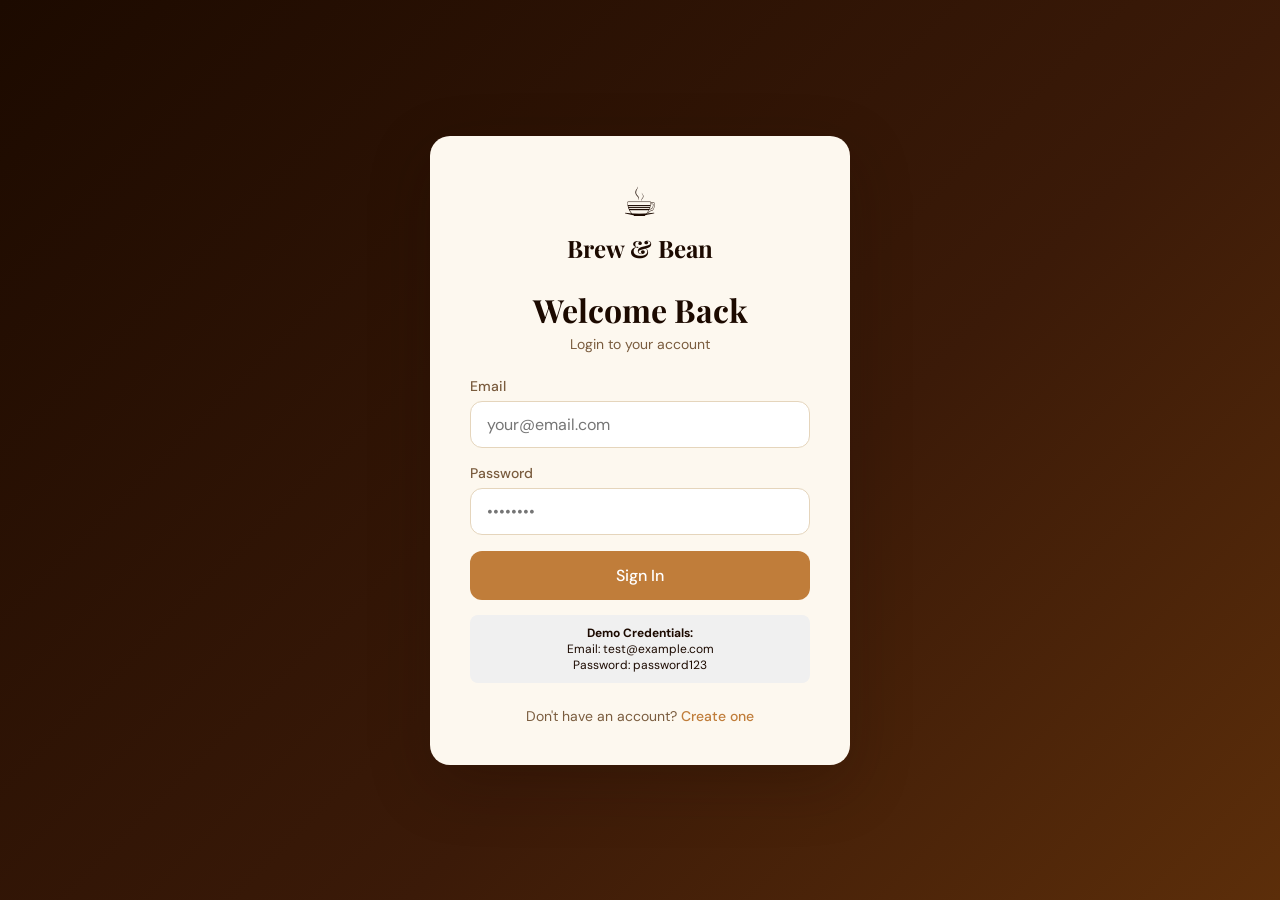
<file: app/index.html>
<!DOCTYPE html>
<html lang="en">
<head>
    <meta charset="UTF-8">
    <meta name="viewport" content="width=device-width, initial-scale=1.0">
    <title>Login — Brew & Bean</title>
    <link rel="stylesheet" href="style.css">
    <link href="https://fonts.googleapis.com/css2?family=Playfair+Display:wght@400;600;700&family=DM+Sans:wght@300;400;500&display=swap" rel="stylesheet">
    <style>
        /* Additional styles for demo */
        .demo-credentials {
            background: #f0f0f0;
            padding: 10px;
            border-radius: 8px;
            margin-top: 15px;
            font-size: 12px;
            text-align: center;
        }
    </style>
</head>
<body class="auth-page">
    <div class="auth-wrapper">
        <div class="auth-card page-enter">
            <div class="auth-logo">
                <span class="logo-icon">☕</span>
                <h1 class="logo-text">Brew & Bean</h1>
            </div>
            <h2 class="auth-title">Welcome Back</h2>
            <p class="auth-subtitle">Login to your account</p>

            <form method="POST" action="dashboard.html" class="auth-form" novalidate>
                <div class="form-group">
                    <label for="email">Email</label>
                    <input type="email" id="email" name="email" placeholder="your@email.com" required>
                </div>
                <div class="form-group">
                    <label for="password">Password</label>
                    <input type="password" id="password" name="password" placeholder="••••••••" required>
                </div>
                <button type="submit" class="btn btn-primary">Sign In</button>
            </form>
            
            <div class="demo-credentials">
                <strong>Demo Credentials:</strong><br>
                Email: test@example.com<br>
                Password: password123
            </div>
            
            <p class="auth-link">Don't have an account? <a href="register.html">Create one</a></p>
        </div>
    </div>
</body>
</html>
</file>
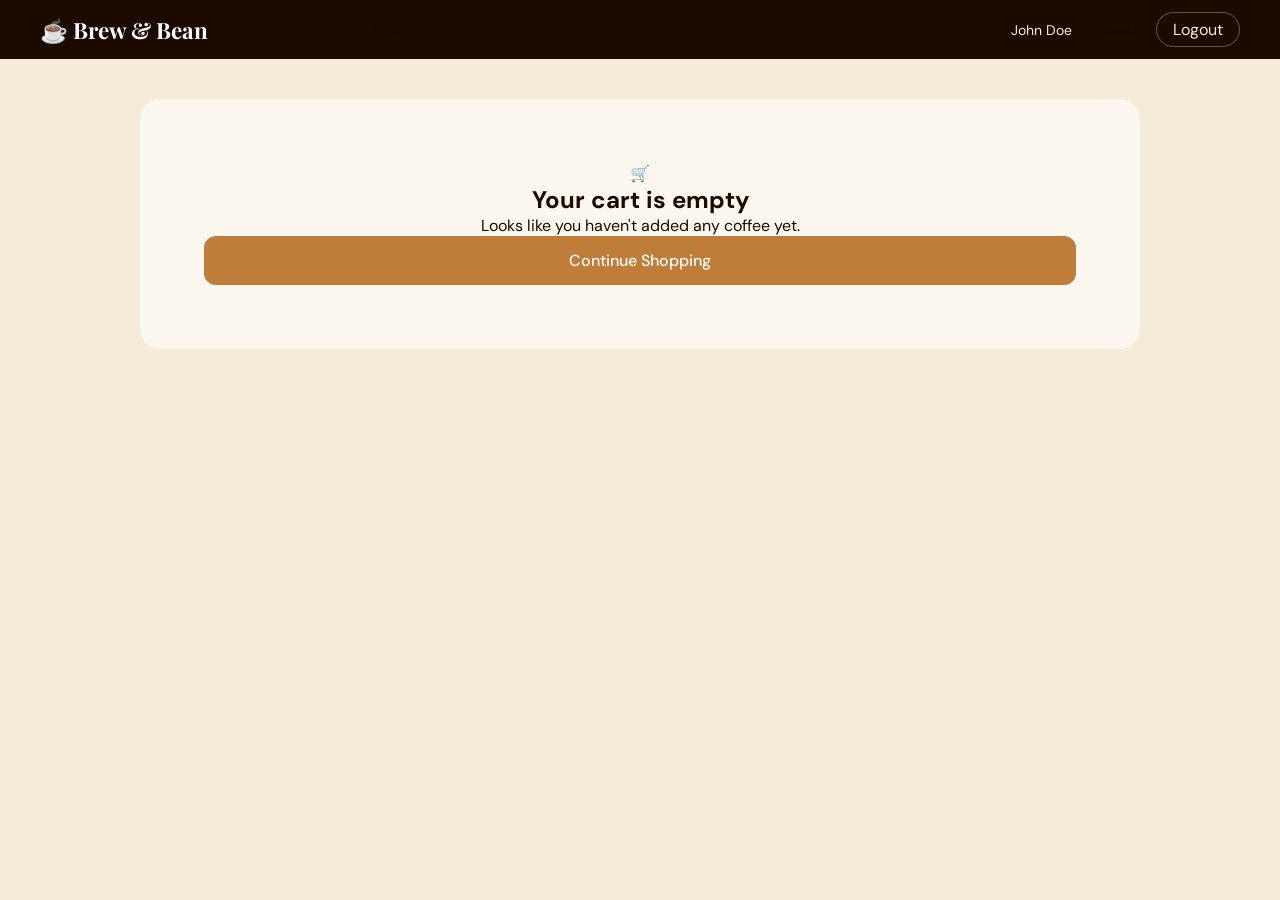
<file: app/cart.html>
<!DOCTYPE html>
<html lang="en">
<head>
    <meta charset="UTF-8">
    <meta name="viewport" content="width=device-width, initial-scale=1.0">
    <title>Shopping Cart — Brew & Bean</title>
    <link rel="stylesheet" href="style.css">
    <link href="https://fonts.googleapis.com/css2?family=Playfair+Display:wght@400;600;700&family=DM+Sans:wght@300;400;500&display=swap" rel="stylesheet">
</head>
<body>
    <nav class="navbar">
        <div class="nav-inner">
            <div class="nav-left">
                <a href="dashboard.html" class="nav-logo">☕ Brew & Bean</a>
            </div>
            <div class="nav-center">
                <h2 class="cart-page-title">Your Cart</h2>
            </div>
            <div class="nav-right">
                <span class="user-name">John Doe</span>
                <a href="dashboard.html" class="btn-back">← Back</a>
                <a href="index.html" class="btn-logout">Logout</a>
            </div>
        </div>
    </nav>

    <main class="cart-page page-enter">
        <div class="cart-container">
            <div id="cartContent"></div>
        </div>
    </main>

    <script>
        // Get cart from localStorage
        let cart = JSON.parse(localStorage.getItem('cbs_cart') || '[]');
        const cartData = {};
        
        cart.forEach(item => {
            cartData[item.productId] = {
                quantity: item.quantity,
                name: item.name,
                price: item.price
            };
        });
        
        function renderCart() {
            const container = document.getElementById('cartContent');
            const productIds = Object.keys(cartData);
            
            if (productIds.length === 0) {
                container.innerHTML = `
                    <div class="empty-cart">
                        <div class="empty-cart-icon">🛒</div>
                        <h2>Your cart is empty</h2>
                        <p>Looks like you haven't added any coffee yet.</p>
                        <a href="dashboard.html" class="btn btn-primary">Continue Shopping</a>
                    </div>
                `;
                return;
            }
            
            let total = 0;
            let itemsHTML = '';
            
            productIds.forEach(id => {
                const item = cartData[id];
                const subtotal = item.price * item.quantity;
                total += subtotal;
                
                itemsHTML += `
                    <div class="cart-item">
                        <div class="cart-item-details">
                            <h3>${item.name}</h3>
                            <p class="cart-item-price">$${item.price.toFixed(2)} each</p>
                        </div>
                        <div class="cart-item-quantity">
                            <button class="qty-btn" data-product-id="${id}" data-action="decrease">−</button>
                            <input type="number" class="qty-input" value="${item.quantity}" min="1" data-product-id="${id}">
                            <button class="qty-btn" data-product-id="${id}" data-action="increase">+</button>
                        </div>
                        <div class="cart-item-subtotal">$${subtotal.toFixed(2)}</div>
                        <button class="btn-remove" data-product-id="${id}" title="Remove item">×</button>
                    </div>
                `;
            });
            
            const tax = total * 0.08;
            const finalTotal = total + tax;
            
            container.innerHTML = `
                <div class="cart-content">
                    <div class="cart-items">${itemsHTML}</div>
                    <div class="cart-summary">
                        <h2>Order Summary</h2>
                        <div class="summary-row"><span>Subtotal</span><span>$${total.toFixed(2)}</span></div>
                        <div class="summary-row"><span>Shipping</span><span>$0.00</span></div>
                        <div class="summary-row"><span>Tax (8%)</span><span>$${tax.toFixed(2)}</span></div>
                        <div class="summary-row summary-total"><span>Total</span><span>$${finalTotal.toFixed(2)}</span></div>
                        <button onclick="proceedToCheckout()" class="btn btn-primary btn-large">Proceed to Checkout</button>
                        <a href="dashboard.html" class="btn btn-secondary btn-large">Continue Shopping</a>
                    </div>
                </div>
            `;
            
            attachEventListeners();
        }
        
        function updateCart(productId, quantity) {
            if (quantity > 0) {
                cartData[productId].quantity = quantity;
            } else {
                delete cartData[productId];
            }
            
            const updatedCart = Object.entries(cartData).map(([pid, item]) => ({
                productId: pid,
                name: item.name,
                price: item.price,
                quantity: item.quantity
            }));
            
            localStorage.setItem('cbs_cart', JSON.stringify(updatedCart));
            cart = updatedCart;
            renderCart();
            updateCartBadge();
        }
        
        function updateCartBadge() {
            const badge = document.getElementById('cartBadge');
            if (badge) {
                const count = cart.reduce((sum, item) => sum + item.quantity, 0);
                badge.textContent = count;
            }
        }
        
        function attachEventListeners() {
            document.querySelectorAll('.qty-btn').forEach(btn => {
                btn.addEventListener('click', function() {
                    const productId = this.dataset.productId;
                    const input = document.querySelector(`.qty-input[data-product-id="${productId}"]`);
                    let qty = parseInt(input.value);
                    if (this.dataset.action === 'increase') qty++;
                    else if (qty > 1) qty--;
                    updateCart(productId, qty);
                });
            });
            
            document.querySelectorAll('.btn-remove').forEach(btn => {
                btn.addEventListener('click', function() {
                    updateCart(this.dataset.productId, 0);
                });
            });
        }
        
        function proceedToCheckout() {
            if (Object.keys(cartData).length > 0) {
                window.location.href = 'checkout.html';
            } else {
                alert('Your cart is empty!');
            }
        }
        
        renderCart();
    </script>
</body>
</html>
</file>
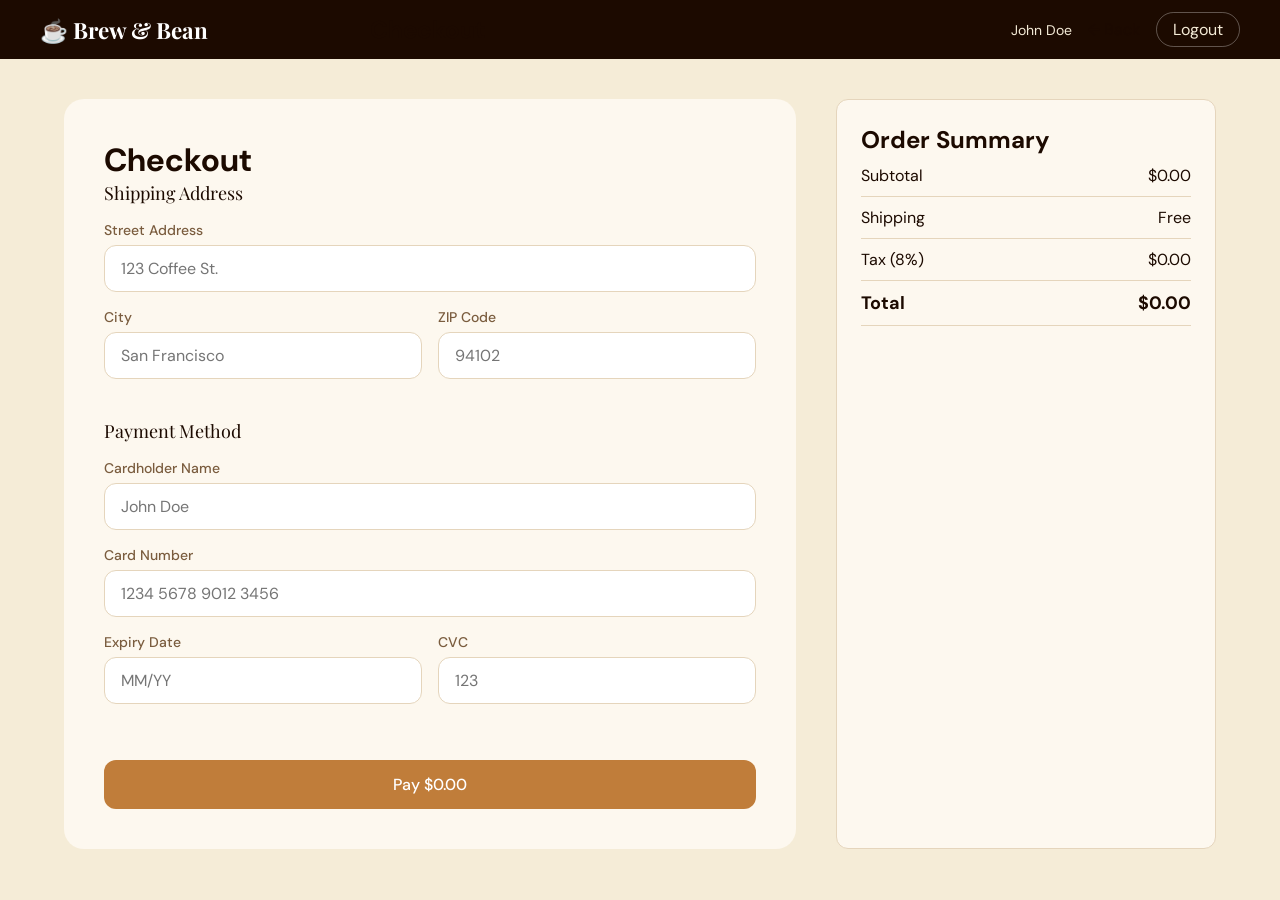
<file: app/checkout.html>
<!DOCTYPE html>
<html lang="en">
<head>
    <meta charset="UTF-8">
    <meta name="viewport" content="width=device-width, initial-scale=1.0">
    <title>Checkout — Brew & Bean</title>
    <link rel="stylesheet" href="style.css">
    <link href="https://fonts.googleapis.com/css2?family=Playfair+Display:wght@400;600;700&family=DM+Sans:wght@300;400;500&display=swap" rel="stylesheet">
</head>
<body>
    <nav class="navbar">
        <div class="nav-inner">
            <div class="nav-left"><a href="dashboard.html" class="nav-logo">☕ Brew & Bean</a></div>
            <div class="nav-center"><h2 class="cart-page-title">Checkout</h2></div>
            <div class="nav-right">
                <span class="user-name">John Doe</span>
                <a href="cart.html" class="btn-back">← Back</a>
                <a href="index.html" class="btn-logout">Logout</a>
            </div>
        </div>
    </nav>

    <main class="checkout-page page-enter">
        <div class="checkout-container">
            <div class="checkout-form-section">
                <h1 class="checkout-title">Checkout</h1>
                
                <form id="checkoutForm" class="checkout-form" onsubmit="processPayment(event)">
                    <fieldset class="form-section">
                        <legend class="form-legend">Shipping Address</legend>
                        <div class="form-group">
                            <label for="address">Street Address</label>
                            <input type="text" id="address" name="address" placeholder="123 Coffee St." required>
                        </div>
                        <div class="form-row">
                            <div class="form-group">
                                <label for="city">City</label>
                                <input type="text" id="city" name="city" placeholder="San Francisco" required>
                            </div>
                            <div class="form-group">
                                <label for="zip">ZIP Code</label>
                                <input type="text" id="zip" name="zip" placeholder="94102" required>
                            </div>
                        </div>
                    </fieldset>
                    
                    <fieldset class="form-section">
                        <legend class="form-legend">Payment Method</legend>
                        <div class="form-group">
                            <label for="card_name">Cardholder Name</label>
                            <input type="text" id="card_name" name="card_name" placeholder="John Doe" required>
                        </div>
                        <div class="form-group">
                            <label for="card_number">Card Number</label>
                            <input type="text" id="card_number" name="card_number" placeholder="1234 5678 9012 3456" maxlength="19" required>
                        </div>
                        <div class="form-row">
                            <div class="form-group">
                                <label for="expiry">Expiry Date</label>
                                <input type="text" id="expiry" name="expiry" placeholder="MM/YY" maxlength="5">
                            </div>
                            <div class="form-group">
                                <label for="cvc">CVC</label>
                                <input type="text" id="cvc" name="cvc" placeholder="123" maxlength="3">
                            </div>
                        </div>
                    </fieldset>
                    
                    <button type="submit" class="btn btn-primary btn-large" id="payButton">Pay $0.00</button>
                </form>
            </div>
            
            <div class="checkout-summary" id="orderSummary">
                <h2>Order Summary</h2>
                <div class="summary-items" id="summaryItems"></div>
                <div class="summary-divider"></div>
                <div class="summary-row"><span>Subtotal</span><span id="subtotal">$0.00</span></div>
                <div class="summary-row"><span>Shipping</span><span>Free</span></div>
                <div class="summary-row"><span>Tax (8%)</span><span id="tax">$0.00</span></div>
                <div class="summary-row summary-total"><span>Total</span><span id="total">$0.00</span></div>
            </div>
        </div>
    </main>

    <script>
        // Get cart from localStorage
        let cart = JSON.parse(localStorage.getItem('cbs_cart') || '[]');
        let total = 0;
        
        function loadOrderSummary() {
            const summaryItems = document.getElementById('summaryItems');
            let itemsHTML = '';
            
            cart.forEach(item => {
                const subtotal = item.price * item.quantity;
                total += subtotal;
                itemsHTML += `
                    <div class="summary-item">
                        <div class="summary-item-name">
                            ${item.name}
                            <span class="summary-item-qty"> × ${item.quantity}</span>
                        </div>
                        <div class="summary-item-price">$${subtotal.toFixed(2)}</div>
                    </div>
                `;
            });
            
            const tax = total * 0.08;
            const finalTotal = total + tax;
            
            summaryItems.innerHTML = itemsHTML;
            document.getElementById('subtotal').textContent = `$${total.toFixed(2)}`;
            document.getElementById('tax').textContent = `$${tax.toFixed(2)}`;
            document.getElementById('total').textContent = `$${finalTotal.toFixed(2)}`;
            document.getElementById('payButton').innerHTML = `Pay $${finalTotal.toFixed(2)}`;
        }
        
        function processPayment(event) {
            event.preventDefault();
            
            const address = document.getElementById('address').value;
            const city = document.getElementById('city').value;
            const zip = document.getElementById('zip').value;
            const cardName = document.getElementById('card_name').value;
            const cardNumber = document.getElementById('card_number').value;
            
            if (!address || !city || !zip || !cardName || !cardNumber) {
                alert('Please fill in all required fields.');
                return;
            }
            
            if (cardNumber.replace(/\s/g, '').length < 13) {
                alert('Please enter a valid card number.');
                return;
            }
            
            // Process payment
            alert('Payment processed successfully! Thank you for your order.');
            
            // Clear cart
            localStorage.removeItem('cbs_cart');
            
            // Show success message
            const tax = total * 0.08;
            const finalTotal = total + tax;
            
            document.querySelector('.checkout-container').innerHTML = `
                <div class="success-message">
                    <div class="success-icon">✓</div>
                    <h1>Order Confirmed!</h1>
                    <p>Thank you for your purchase. Your coffee is on its way! 🎉</p>
                    <div class="order-details">
                        <h2>Order Details</h2>
                        <div class="detail-row"><span>Order Total</span><span>$${finalTotal.toFixed(2)}</span></div>
                        <div class="detail-row"><span>Delivery Address</span><span>${address}, ${city} ${zip}</span></div>
                    </div>
                    <a href="dashboard.html" class="btn btn-primary btn-large">Continue Shopping</a>
                </div>
            `;
        }
        
        // Card number formatting
        document.getElementById('card_number')?.addEventListener('input', function() {
            let value = this.value.replace(/\s/g, '');
            let formatted = value.match(/.{1,4}/g)?.join(' ') || value;
            this.value = formatted;
        });
        
        // Expiry formatting
        document.getElementById('expiry')?.addEventListener('input', function() {
            let value = this.value.replace(/\D/g, '');
            if (value.length >= 2) {
                value = value.slice(0, 2) + '/' + value.slice(2, 4);
            }
            this.value = value;
        });
        
        loadOrderSummary();
    </script>
</body>
</html>
</file>
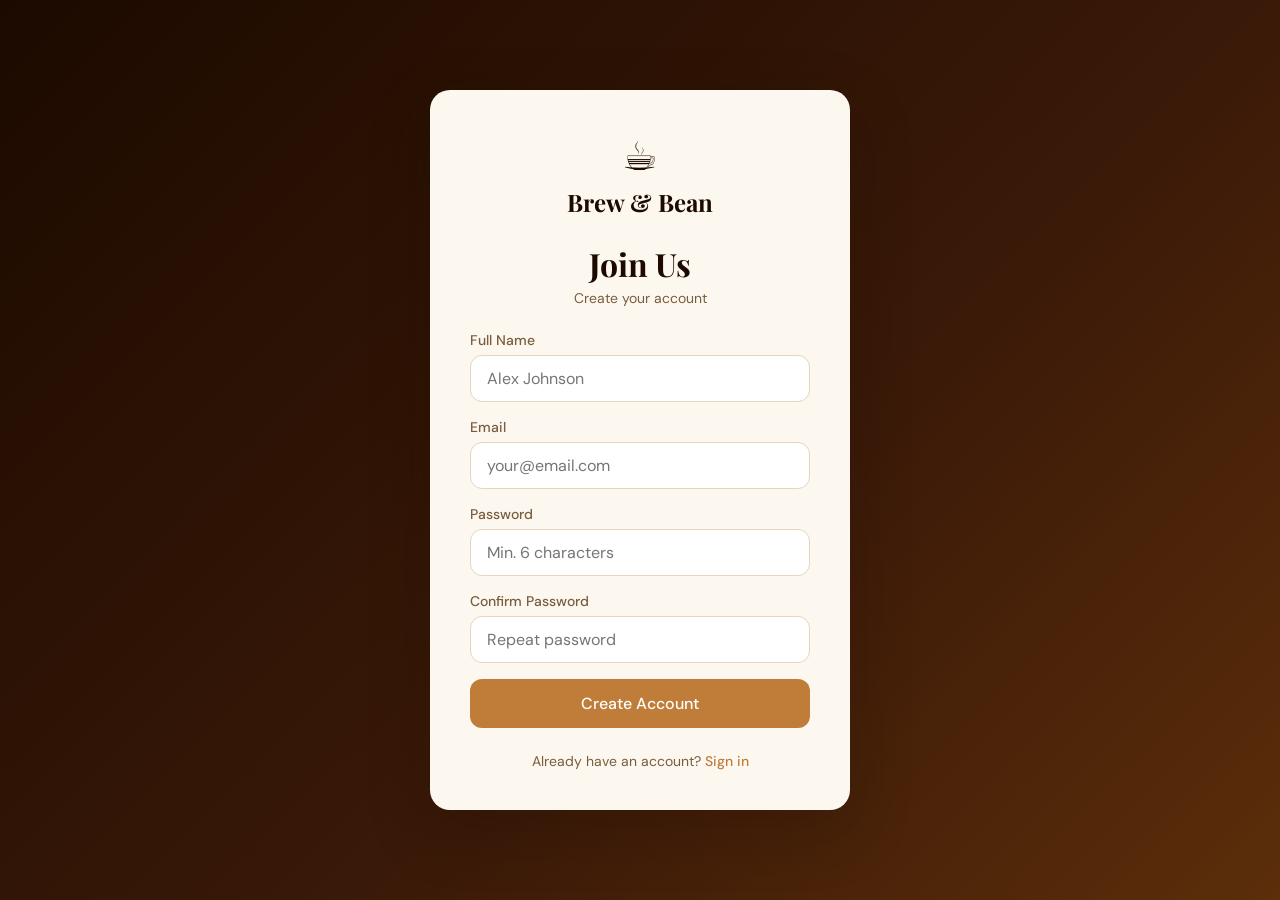
<file: app/register.html>
<!DOCTYPE html>
<html lang="en">
<head>
    <meta charset="UTF-8">
    <meta name="viewport" content="width=device-width, initial-scale=1.0">
    <title>Register — Brew & Bean</title>
    <link rel="stylesheet" href="style.css">
    <link href="https://fonts.googleapis.com/css2?family=Playfair+Display:wght@400;600;700&family=DM+Sans:wght@300;400;500&display=swap" rel="stylesheet">
</head>
<body class="auth-page">
    <div class="auth-wrapper">
        <div class="auth-card page-enter">
            <div class="auth-logo">
                <span class="logo-icon">☕</span>
                <h1 class="logo-text">Brew & Bean</h1>
            </div>
            <h2 class="auth-title">Join Us</h2>
            <p class="auth-subtitle">Create your account</p>

            <form method="POST" action="dashboard.html" class="auth-form" novalidate>
                <div class="form-group">
                    <label for="name">Full Name</label>
                    <input type="text" id="name" name="name" placeholder="Alex Johnson" required>
                </div>
                <div class="form-group">
                    <label for="email">Email</label>
                    <input type="email" id="email" name="email" placeholder="your@email.com" required>
                </div>
                <div class="form-group">
                    <label for="password">Password</label>
                    <input type="password" id="password" name="password" placeholder="Min. 6 characters" required>
                </div>
                <div class="form-group">
                    <label for="confirm_password">Confirm Password</label>
                    <input type="password" id="confirm_password" name="confirm_password" placeholder="Repeat password" required>
                </div>
                <button type="submit" class="btn btn-primary">Create Account</button>
            </form>
            <p class="auth-link">Already have an account? <a href="index.html">Sign in</a></p>
        </div>
    </div>
</body>
</html>
</file>
<file: app/style.css>
:root {
    --color-espresso: #1c0a00;
    --color-roast: #3b1a08;
    --color-caramel: #c07d3a;
    --color-cream: #f5ecd7;
    --color-foam: #fdf8ef;
    --color-milk: #ffffff;
    --color-text-primary: #1c0a00;
    --color-text-secondary: #7a5c3e;
    --color-text-muted: #b09070;
    --color-border: #e5d5bc;
    --color-success: #4a8c5c;
    --color-error: #b84040;
    --tag-hot: #c07d3a;
    --tag-iced: #4a90b8;
    --font-display: "Playfair Display", Georgia, serif;
    --font-body: "DM Sans", system-ui, sans-serif;
    --radius-sm: 6px;
    --radius-md: 12px;
    --radius-lg: 20px;
    --radius-pill: 999px;
    --shadow-card: 0 2px 12px rgba(28, 10, 0, 0.08);
    --shadow-hover: 0 8px 28px rgba(28, 10, 0, 0.16);
}

* {
    margin: 0;
    padding: 0;
    box-sizing: border-box;
}

body {
    font-family: var(--font-body);
    color: var(--color-text-primary);
    background: var(--color-cream);
    min-height: 100vh;
}

a {
    color: inherit;
    text-decoration: none;
}

/* Auth Pages */
.auth-page {
    background: linear-gradient(135deg, var(--color-espresso) 0%, var(--color-roast) 60%, #5c2e0a 100%);
    display: flex;
    align-items: center;
    justify-content: center;
    min-height: 100vh;
    padding: 20px;
}

.auth-wrapper {
    width: 100%;
    max-width: 420px;
}

.auth-card {
    background: var(--color-foam);
    border-radius: var(--radius-lg);
    padding: 40px;
    box-shadow: 0 20px 60px rgba(28, 10, 0, 0.25);
}

.auth-logo {
    text-align: center;
    margin-bottom: 24px;
}

.logo-icon {
    font-size: 2.5rem;
    display: block;
    margin-bottom: 4px;
}

.logo-text {
    font-family: var(--font-display);
    font-size: 1.5rem;
    color: var(--color-espresso);
}

.auth-title {
    font-family: var(--font-display);
    font-size: 2rem;
    text-align: center;
    margin-bottom: 4px;
}

.auth-subtitle {
    text-align: center;
    color: var(--color-text-secondary);
    font-size: 0.875rem;
    margin-bottom: 24px;
}

.message {
    padding: 10px 14px;
    border-radius: var(--radius-sm);
    font-size: 0.875rem;
    margin-bottom: 16px;
}

.message-error {
    background: #fef2f2;
    color: var(--color-error);
    border: 1px solid #fecaca;
}

.form-group {
    display: flex;
    flex-direction: column;
    gap: 6px;
    margin-bottom: 16px;
}

.form-group label {
    font-size: 0.875rem;
    color: var(--color-text-secondary);
    font-weight: 500;
}

.form-group input {
    padding: 12px 16px;
    border: 1.5px solid var(--color-border);
    border-radius: var(--radius-md);
    font-family: var(--font-body);
    font-size: 1rem;
    background: var(--color-milk);
    transition: border-color 200ms;
}

.form-group input:focus {
    border-color: var(--color-caramel);
    outline: none;
}

.btn {
    display: inline-flex;
    align-items: center;
    justify-content: center;
    font-family: var(--font-body);
    font-weight: 500;
    font-size: 1rem;
    border: none;
    cursor: pointer;
    transition: all 200ms;
}

.btn-primary {
    background: var(--color-caramel);
    color: var(--color-milk);
    padding: 14px 24px;
    border-radius: var(--radius-md);
    width: 100%;
}

.btn-primary:hover {
    background: #a8692e;
}

.auth-link {
    text-align: center;
    margin-top: 24px;
    font-size: 0.875rem;
    color: var(--color-text-secondary);
}

.auth-link a {
    color: var(--color-caramel);
    font-weight: 500;
}

/* Navbar */
.navbar {
    background: var(--color-espresso);
    padding: 12px 24px;
    position: sticky;
    top: 0;
    z-index: 100;
}

.nav-inner {
    max-width: 1200px;
    margin: 0 auto;
    display: flex;
    align-items: center;
    justify-content: space-between;
    gap: 16px;
}

.nav-logo {
    font-family: var(--font-display);
    color: var(--color-milk);
    font-size: 1.4rem;
    font-weight: 700;
}

.nav-center {
    flex: 1;
    max-width: 480px;
}

.search-bar {
    display: flex;
    align-items: center;
    background: rgba(255, 255, 255, 0.1);
    border: 1.5px solid rgba(255, 255, 255, 0.2);
    border-radius: var(--radius-pill);
    padding: 8px 16px;
}

.search-icon {
    margin-right: 8px;
}

.search-bar input {
    background: none;
    border: none;
    outline: none;
    color: var(--color-milk);
    width: 100%;
}

.search-bar input::placeholder {
    color: rgba(255, 255, 255, 0.5);
}

.nav-right {
    display: flex;
    align-items: center;
    gap: 16px;
}

.cart-icon {
    position: relative;
    font-size: 1.3rem;
    cursor: pointer;
}

.cart-badge {
    position: absolute;
    top: -8px;
    right: -10px;
    background: var(--color-caramel);
    color: var(--color-milk);
    font-size: 0.75rem;
    width: 18px;
    height: 18px;
    border-radius: 50%;
    display: flex;
    align-items: center;
    justify-content: center;
}

.user-name {
    color: var(--color-cream);
    font-size: 0.875rem;
}

.btn-logout {
    background: transparent;
    color: var(--color-cream);
    border: 1px solid rgba(255, 255, 255, 0.3);
    padding: 6px 16px;
    border-radius: var(--radius-pill);
    cursor: pointer;
}

/* Dashboard */
.dashboard {
    max-width: 1200px;
    margin: 0 auto;
    padding: 40px 24px;
}

.hero {
    margin-bottom: 40px;
}

.hero-title {
    font-family: var(--font-display);
    font-size: 2rem;
    margin-bottom: 4px;
}

.filters {
    display: flex;
    gap: 8px;
    margin-bottom: 40px;
    flex-wrap: wrap;
}

.filter-pill {
    padding: 8px 20px;
    border-radius: var(--radius-pill);
    font-size: 0.875rem;
    font-weight: 500;
    border: 1.5px solid var(--color-border);
    background: var(--color-foam);
    cursor: pointer;
}

.filter-pill.active {
    background: var(--color-caramel);
    color: var(--color-milk);
    border-color: var(--color-caramel);
}

.product-grid {
    display: grid;
    grid-template-columns: repeat(auto-fill, minmax(280px, 1fr));
    gap: 24px;
}

.product-card {
    background: var(--color-foam);
    border: 1px solid var(--color-border);
    border-radius: var(--radius-md);
    overflow: hidden;
    transition: transform 250ms, box-shadow 250ms;
}

.product-card:hover {
    transform: translateY(-4px);
    box-shadow: var(--shadow-hover);
}

.product-image-wrapper {
    position: relative;
    height: 240px;
    overflow: hidden;
}

.product-image {
    width: 100%;
    height: 100%;
    object-fit: cover;
}

.category-tag {
    position: absolute;
    bottom: 10px;
    left: 10px;
    padding: 4px 12px;
    border-radius: var(--radius-pill);
    font-size: 0.75rem;
    font-weight: 500;
    color: white;
}

.tag-hot { background: var(--tag-hot); }
.tag-iced { background: var(--tag-iced); }

.product-info {
    padding: 16px;
}

.product-name {
    font-family: var(--font-display);
    font-size: 1.25rem;
    margin-bottom: 8px;
}

.product-desc {
    font-size: 0.875rem;
    color: var(--color-text-secondary);
    margin-bottom: 16px;
}

.product-footer {
    display: flex;
    justify-content: space-between;
    align-items: center;
}

.product-price {
    font-family: var(--font-display);
    font-size: 1.125rem;
    color: var(--color-caramel);
    font-weight: 700;
}

.btn-add-cart {
    width: 36px;
    height: 36px;
    border-radius: 50%;
    border: 2px solid var(--color-caramel);
    background: transparent;
    color: var(--color-caramel);
    font-size: 1.25rem;
    cursor: pointer;
}

.btn-add-cart:hover {
    background: var(--color-caramel);
    color: white;
}

/* Cart Page */
.cart-page, .checkout-page {
    max-width: 1200px;
    margin: 0 auto;
    padding: 40px 24px;
}

.cart-container {
    max-width: 1000px;
    margin: 0 auto;
}

.empty-cart {
    text-align: center;
    padding: 64px;
    background: var(--color-foam);
    border-radius: var(--radius-lg);
}

.cart-content {
    display: grid;
    grid-template-columns: 1fr 380px;
    gap: 24px;
}

.cart-item {
    display: grid;
    grid-template-columns: 1fr auto auto auto;
    gap: 16px;
    align-items: center;
    background: var(--color-foam);
    padding: 16px;
    border-radius: var(--radius-md);
    margin-bottom: 12px;
}

.cart-item-quantity {
    display: flex;
    align-items: center;
    gap: 8px;
}

.qty-btn {
    background: none;
    border: none;
    font-size: 1.25rem;
    cursor: pointer;
    padding: 4px 8px;
}

.qty-input {
    width: 50px;
    text-align: center;
    border: 1px solid var(--color-border);
    border-radius: 4px;
    padding: 4px;
}

.btn-remove {
    background: none;
    border: none;
    color: var(--color-error);
    font-size: 1.5rem;
    cursor: pointer;
}

.cart-summary, .checkout-summary {
    background: var(--color-foam);
    border: 1px solid var(--color-border);
    border-radius: var(--radius-md);
    padding: 24px;
    position: sticky;
    top: 80px;
}

.summary-row {
    display: flex;
    justify-content: space-between;
    padding: 10px 0;
    border-bottom: 1px solid var(--color-border);
}

.summary-total {
    font-weight: 700;
    font-size: 1.125rem;
}

.btn-large {
    width: 100%;
    margin-top: 16px;
}

/* Checkout */
.checkout-container {
    display: grid;
    grid-template-columns: 1fr 380px;
    gap: 40px;
}

.checkout-form-section {
    background: var(--color-foam);
    padding: 40px;
    border-radius: var(--radius-lg);
}

.form-section {
    border: none;
    margin-bottom: 24px;
}

.form-legend {
    font-family: var(--font-display);
    font-size: 1.125rem;
    margin-bottom: 16px;
}

.form-row {
    display: grid;
    grid-template-columns: 1fr 1fr;
    gap: 16px;
}

.success-message {
    text-align: center;
    padding: 64px;
    background: var(--color-foam);
    border-radius: var(--radius-lg);
}

.success-icon {
    width: 80px;
    height: 80px;
    background: var(--color-success);
    color: white;
    font-size: 3rem;
    border-radius: 50%;
    display: flex;
    align-items: center;
    justify-content: center;
    margin: 0 auto 24px;
}

/* About Section */
.about {
    background: var(--color-roast);
    padding: 40px 24px;
}

.about-inner {
    max-width: 1200px;
    margin: 0 auto;
}

.about-title {
    font-family: var(--font-display);
    color: var(--color-cream);
    margin-bottom: 16px;
}

.about-divider {
    width: 60px;
    height: 2px;
    background: var(--color-caramel);
    margin-bottom: 16px;
}

.about-text {
    color: var(--color-cream);
    line-height: 1.7;
    max-width: 700px;
}

/* Responsive */
@media (max-width: 768px) {
    .cart-content, .checkout-container {
        grid-template-columns: 1fr;
    }
    
    .cart-item {
        grid-template-columns: 1fr;
        text-align: center;
    }
    
    .nav-inner {
        flex-wrap: wrap;
    }
    
    .auth-card {
        padding: 24px;
    }
}
</file>
